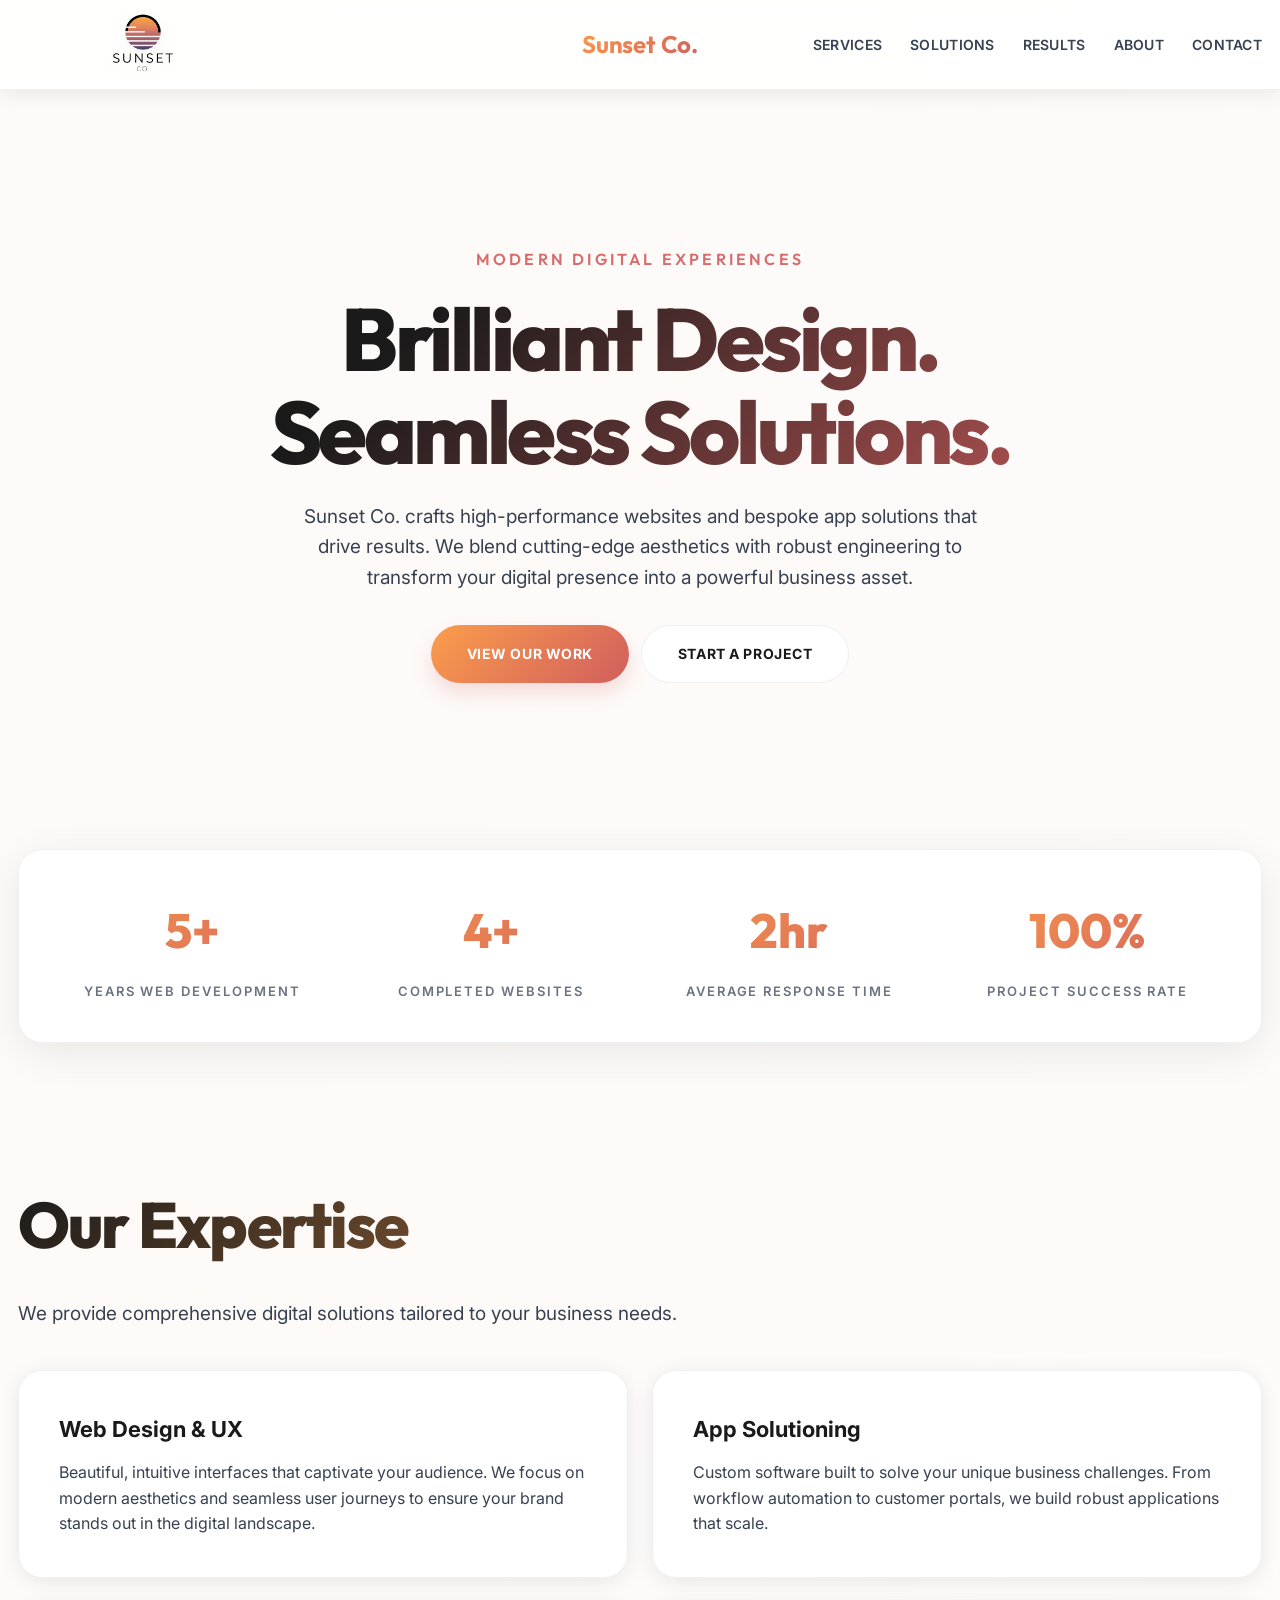
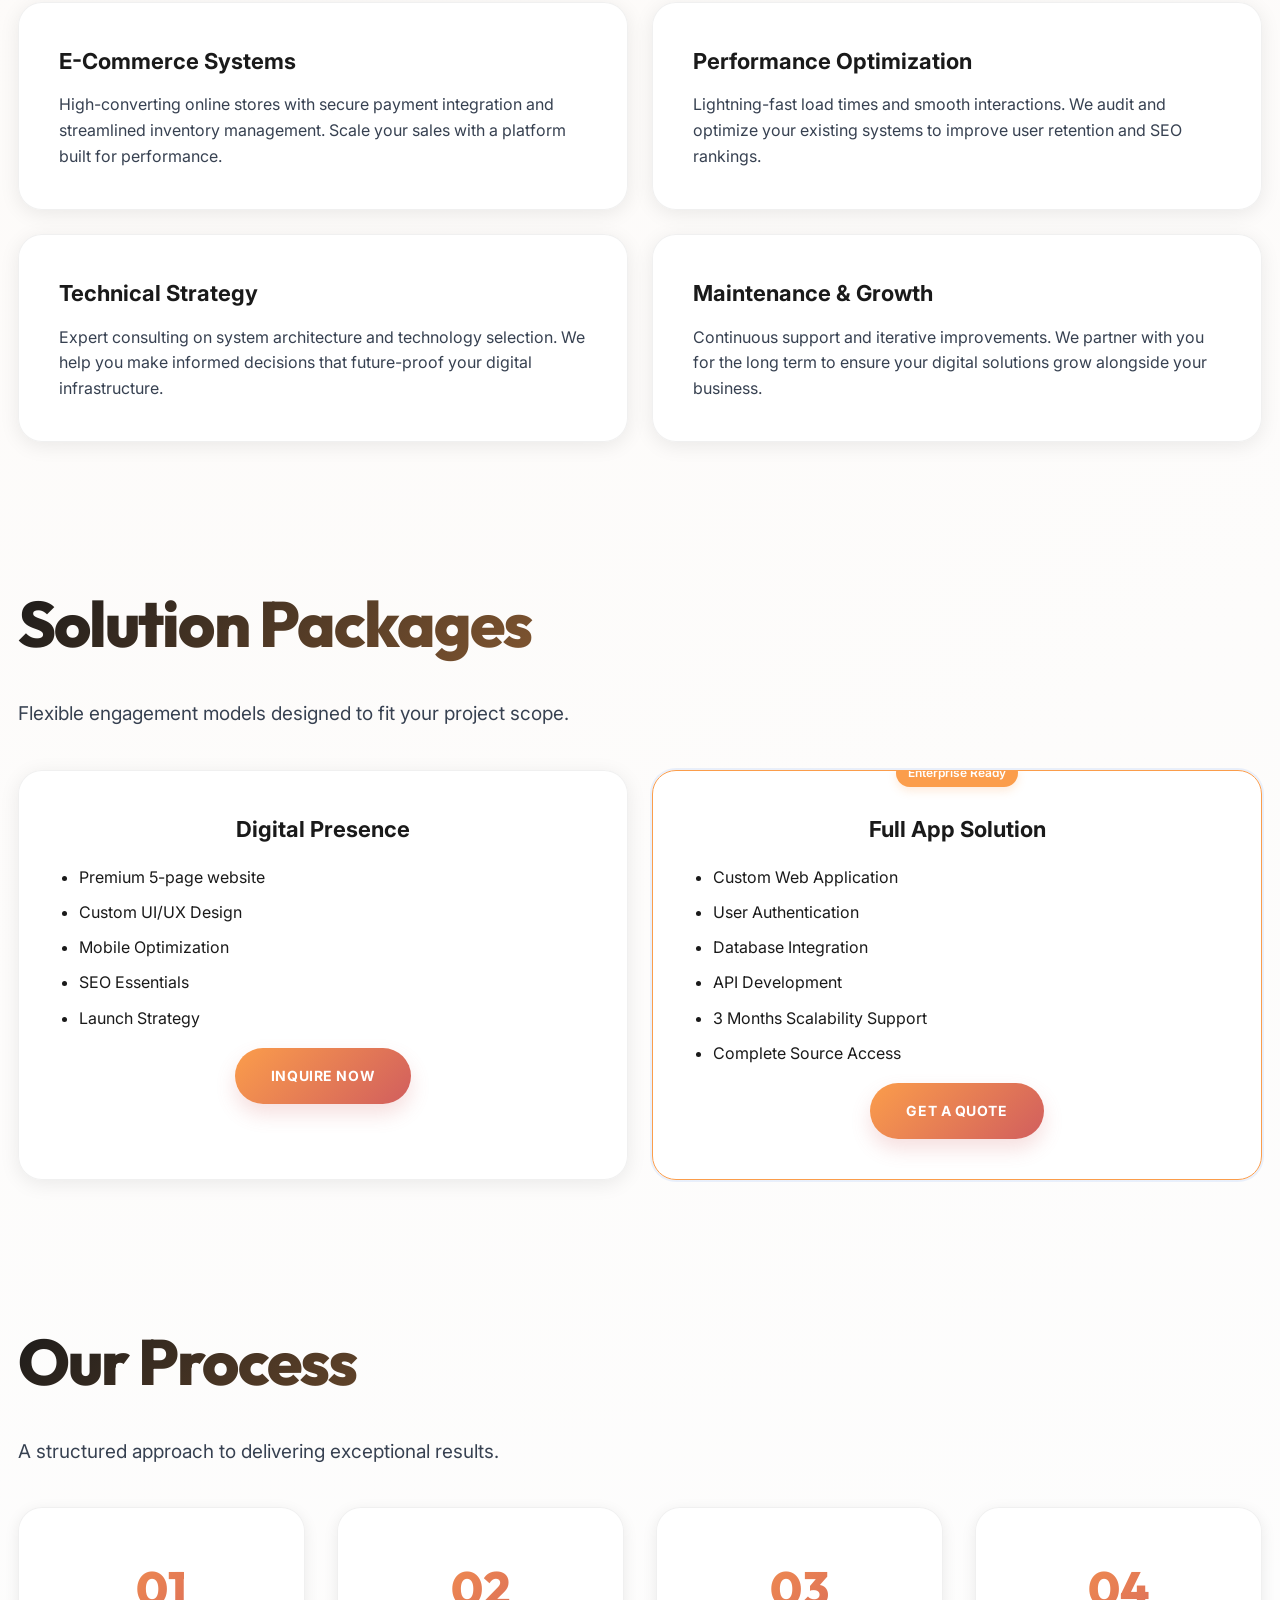
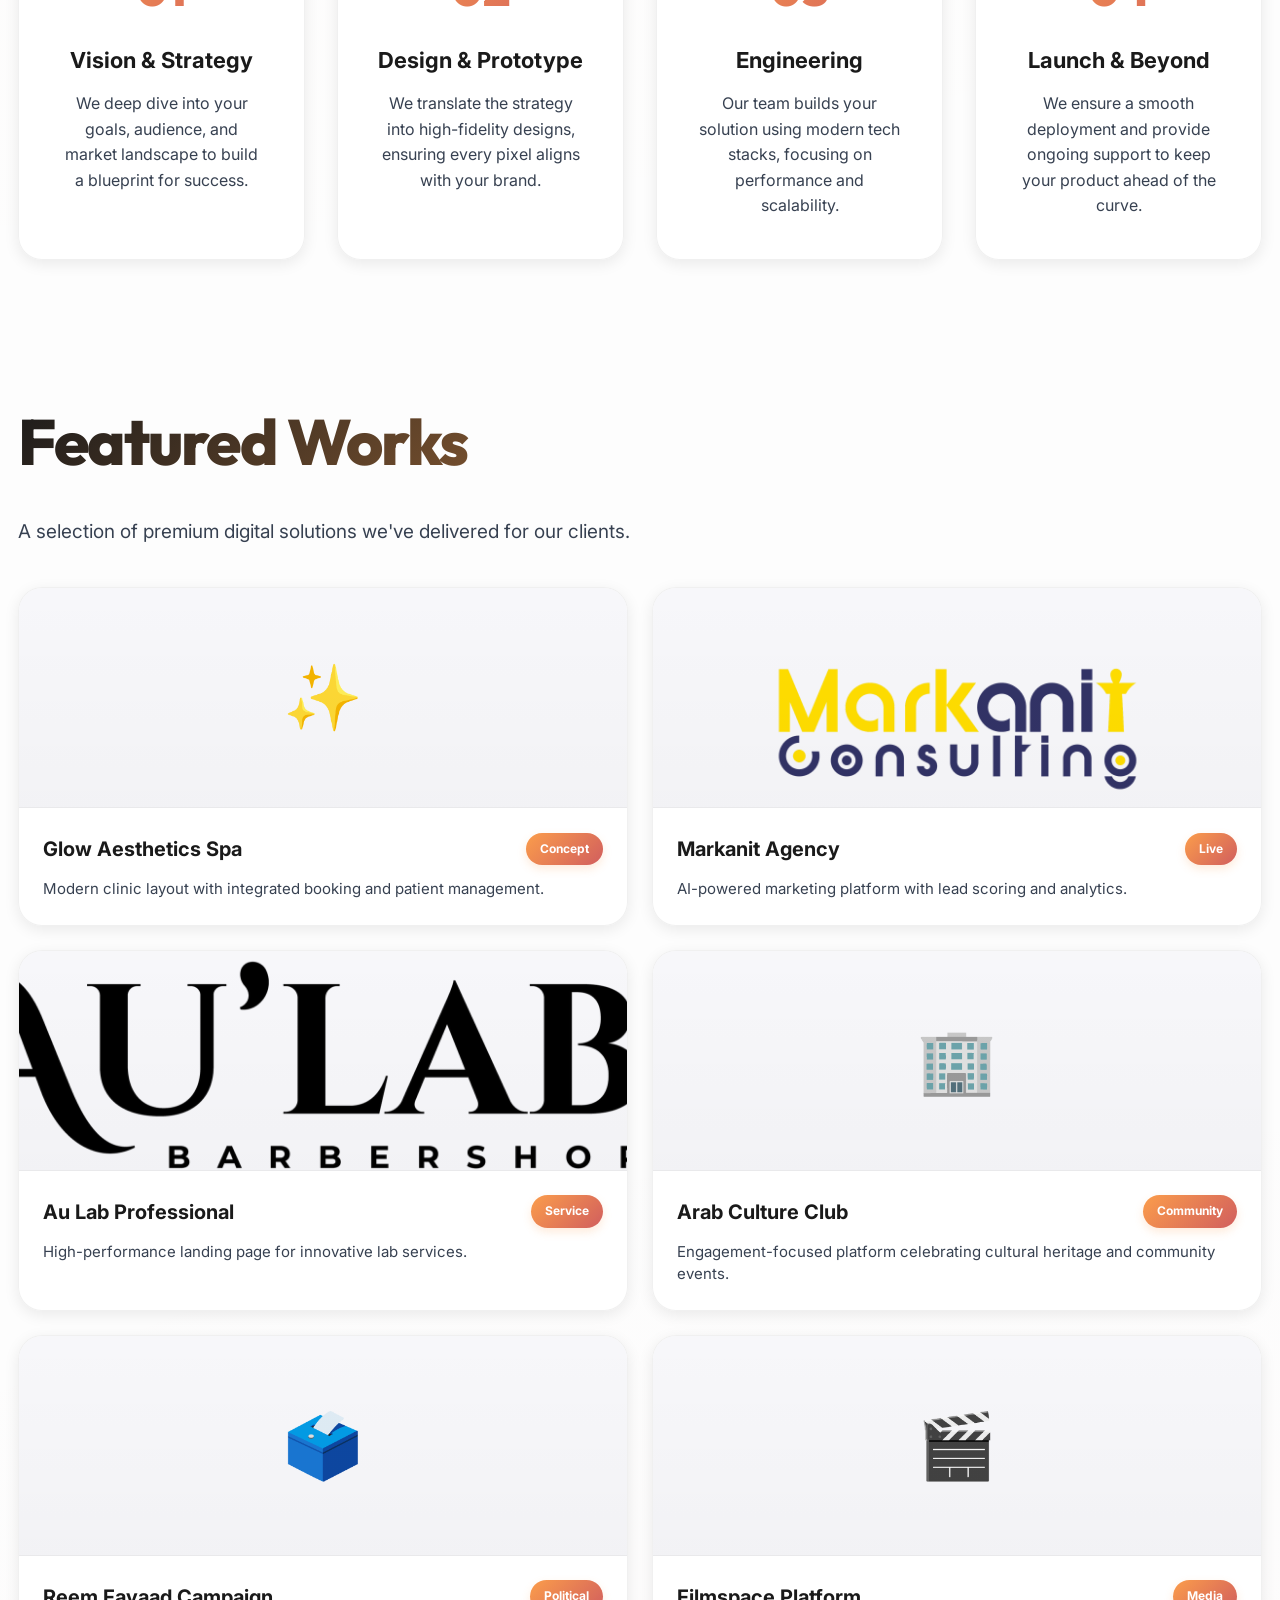
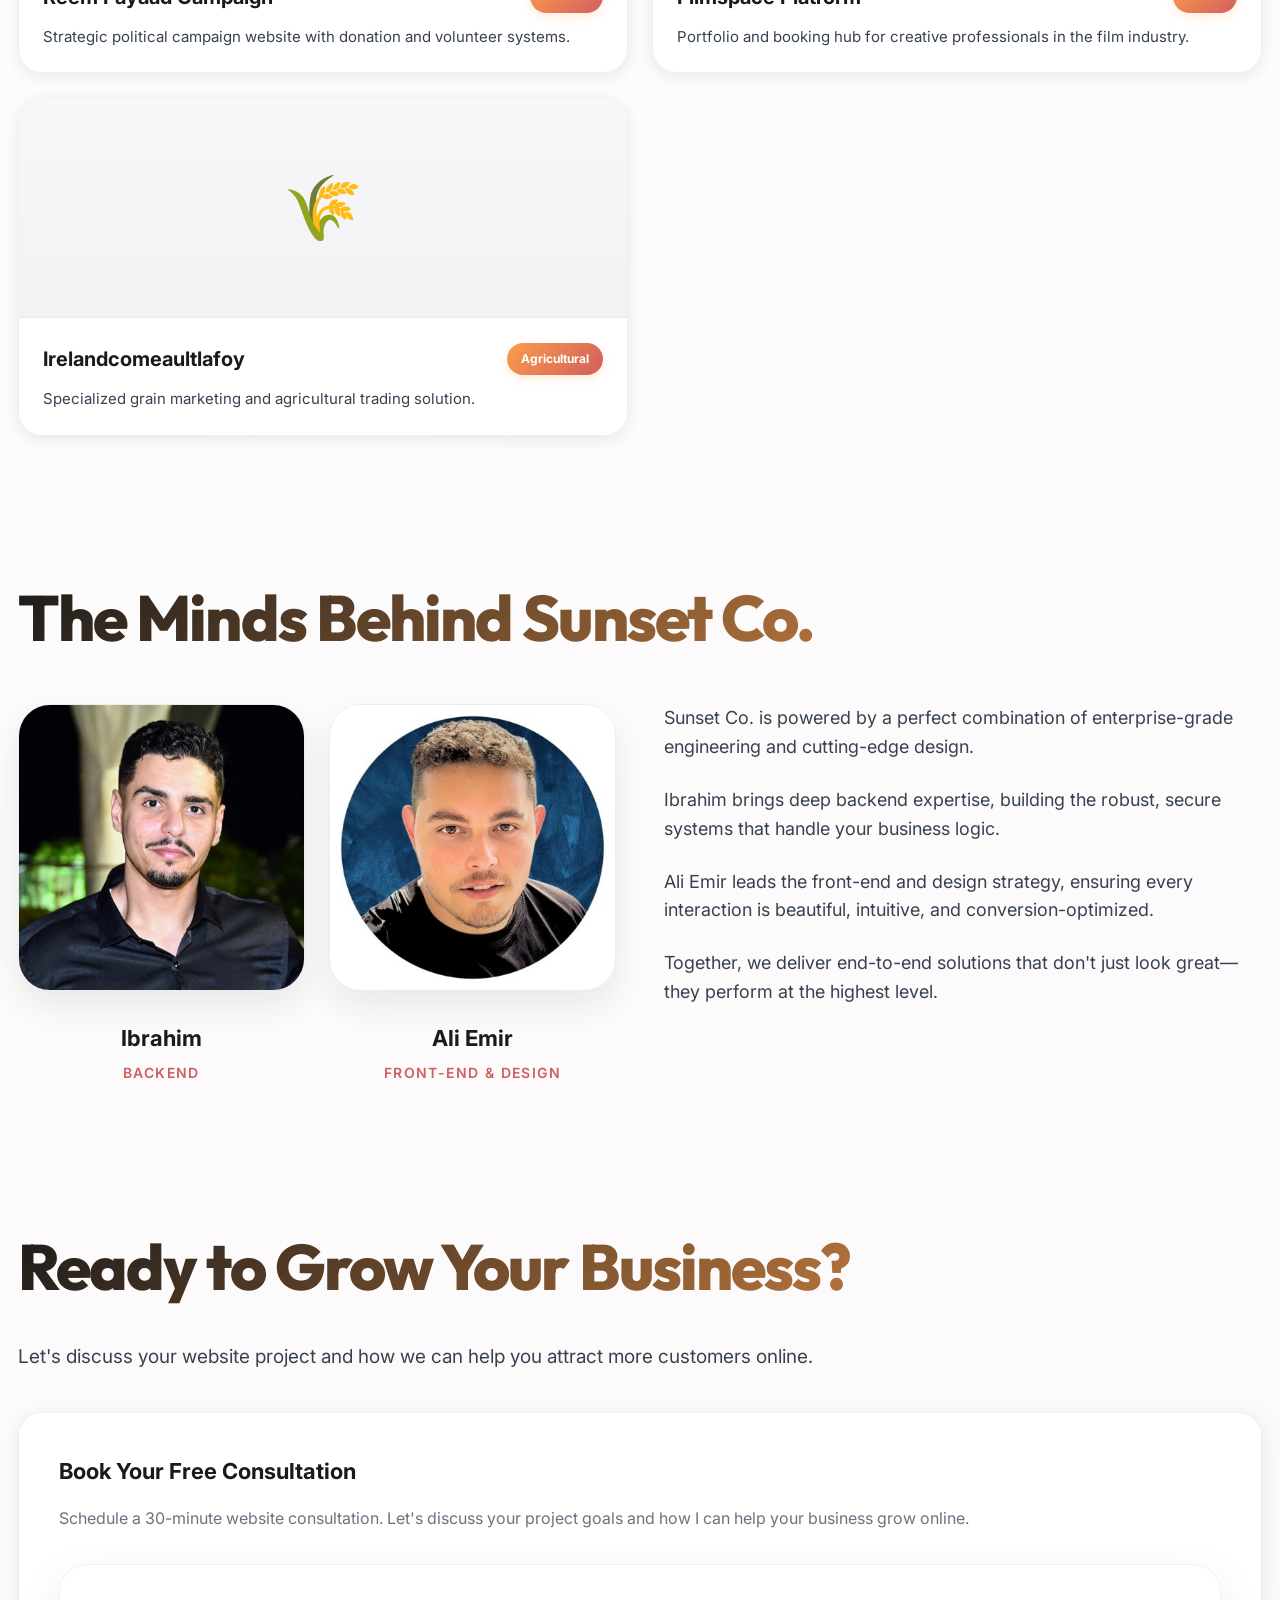
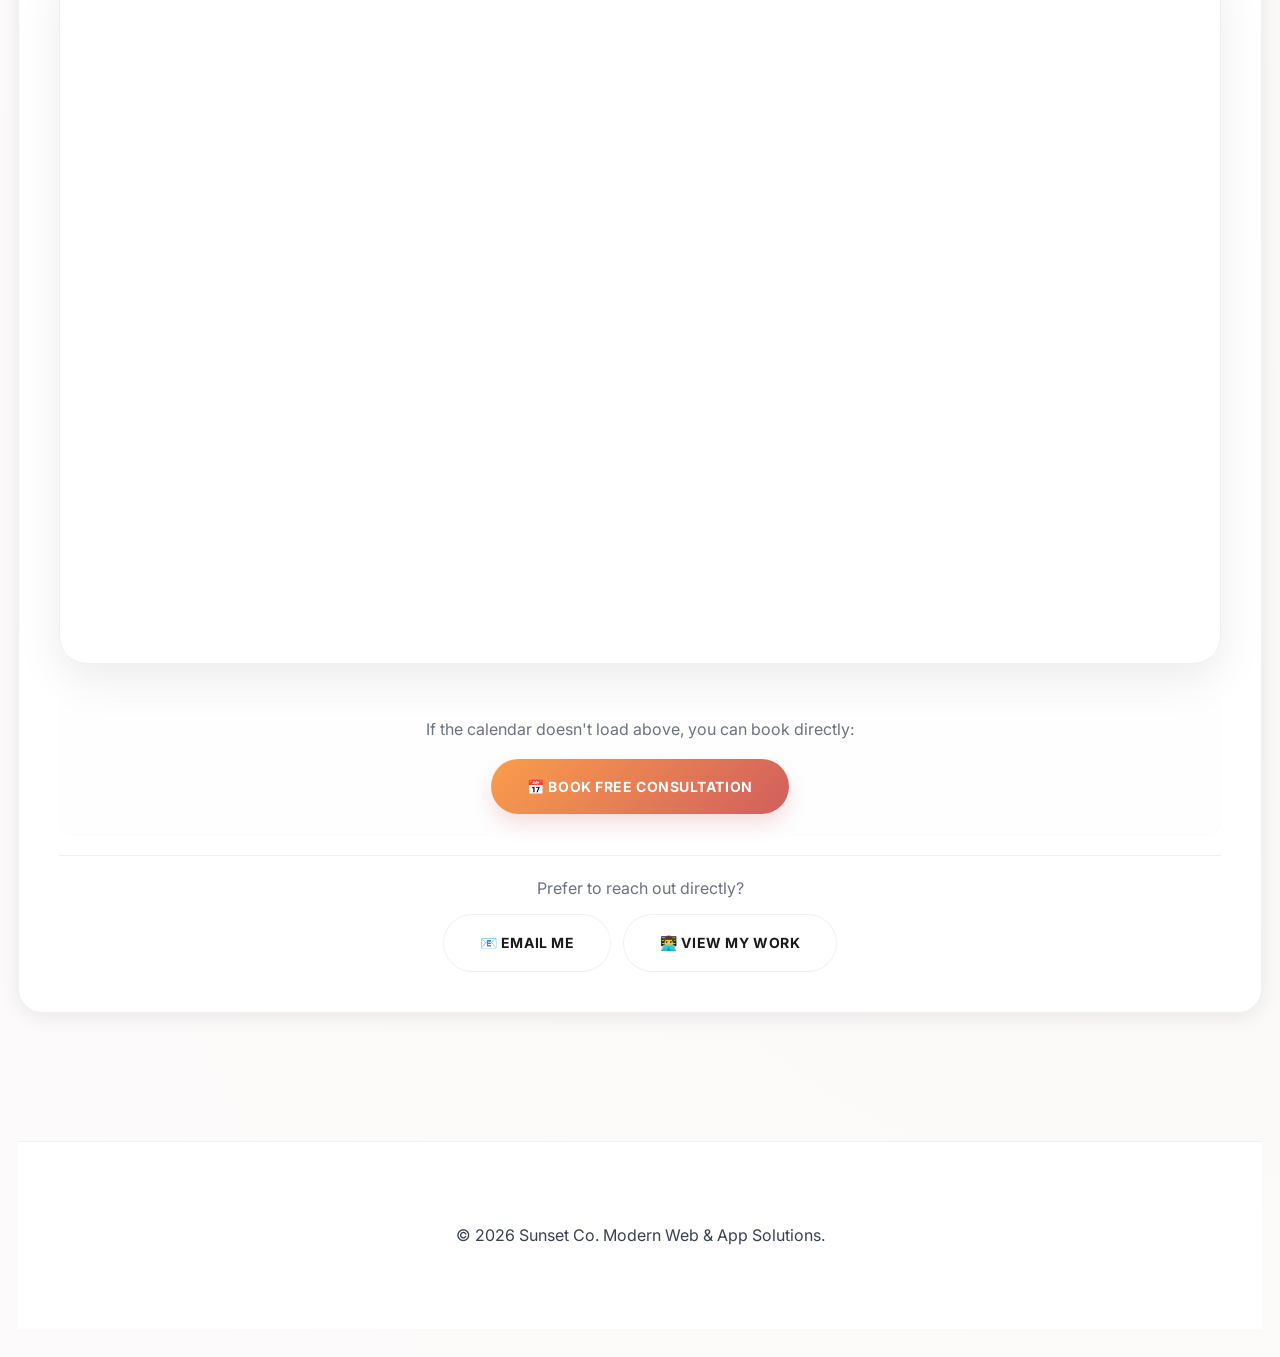
<file: index.html>
<!doctype html>
<html lang="en">

<head>
  <meta charset="utf-8" />
  <meta name="viewport" content="width=device-width, initial-scale=1" />

  <!-- Primary Meta Tags -->
  <title>Sunset Co. — High-End Web Design & App Solutions</title>
  <meta name="title" content="Sunset Co. — High-End Web Design & App Solutions" />
  <meta name="description"
    content="Premium web development and app solutioning. Sunset Co. delivers modern, high-performance digital experiences for forward-thinking businesses." />
  <meta name="keywords"
    content="web design, app solutioning, modern websites, premium software, professional development, sunset co" />
  <meta name="author" content="Sunset Co." />

  <!-- Open Graph / Facebook -->
  <meta property="og:type" content="website" />
  <meta property="og:url" content="https://ibrajber99.github.io/" />
  <meta property="og:title" content="Ibrahim Jaber — Enterprise Software Engineer for Local Businesses" />
  <meta property="og:description"
    content="AI-powered web development with enterprise experience. Intelligent websites that help local businesses grow." />
  <meta property="og:image" content="https://ibrajber99.github.io/assets/img/og-image.jpg" />

  <!-- Twitter -->
  <meta property="twitter:card" content="summary_large_image" />
  <meta property="twitter:url" content="https://ibrajber99.github.io/" />
  <meta property="twitter:title" content="Ibrahim Jaber — Enterprise Software Engineer for Local Businesses" />
  <meta property="twitter:description"
    content="AI-powered web development with enterprise experience. Intelligent websites for local businesses." />
  <meta property="twitter:image" content="https://ibrajber99.github.io/assets/img/og-image.jpg" />

  <!-- Favicon -->
  <link rel="icon" type="image/x-icon" href="assets/favicon.ico" />

  <!-- Google Fonts -->
  <link rel="preconnect" href="https://fonts.googleapis.com">
  <link rel="preconnect" href="https://fonts.gstatic.com" crossorigin>
  <link
    href="https://fonts.googleapis.com/css2?family=Inter:wght@300;400;500;600;700;800&family=Outfit:wght@400;500;600;700;800&display=swap"
    rel="stylesheet">

  <!-- Styles -->
  <link rel="stylesheet" href="assets/styles.css" />

  <!-- Structured Data -->
  <script type="application/ld+json">
  {
    "@context": "https://schema.org",
    "@type": "Person",
    "name": "Ibrahim Jaber",
    "jobTitle": "Web Developer",
    "url": "https://ibrajber99.github.io",
    "sameAs": [
      "https://github.com/ibrajber99"
    ],
    "knowsAbout": ["Enterprise Software Development", "AI Integration", "Machine Learning", "Performance Optimization", "System Architecture", "Web Development", "Lead Generation", "Booking Systems"],
    "hasOccupation": {
      "@type": "Occupation",
      "name": "Web Developer",
      "occupationLocation": {
        "@type": "Country",
        "name": "United States"
      }
    },
    "offers": {
      "@type": "Offer",
      "itemOffered": {
        "@type": "Service",
        "name": "Professional Website Development",
        "description": "Custom websites with booking systems and lead capture for local businesses"
      }
    }
  }
  </script>
</head>

<body>
  <div class="nav">
    <div class="container nav-container">
      <div class="nav-left">
        <a href="index.html">
          <img src="assets/img/logo/logo-transparent.png" alt="Sunset Co. Logo" class="nav-logo">
        </a>
      </div>
      <div class="brand">Sunset Co.</div>
      <div class="navlinks nav-right">
        <a href="#services">Services</a>
        <a href="#packages">Solutions</a>
        <a href="#work">Results</a>
        <a href="#about">About</a>
        <a href="#contact">Contact</a>
      </div>
    </div>
  </div>

  <main class="container">
    <section id="hero" class="hero reveal">
      <div class="kicker">Modern Digital Experiences</div>
      <h1>Brilliant Design. <br>Seamless Solutions.</h1>
      <p class="sub">
        Sunset Co. crafts high-performance websites and bespoke app solutions that drive results. We blend cutting-edge
        aesthetics with robust engineering to transform your digital presence into a powerful business asset.
      </p>

      <div class="cta" style="justify-content: center;">
        <a class="btn primary" href="#work">View Our Work</a>
        <a class="btn secondary" href="#contact">Start a Project</a>
      </div>
    </section>

    <!-- Proof Bar -->
    <section class="proof-bar reveal">
      <div class="proof-grid">
        <div class="proof-item">
          <div class="proof-number">5+</div>
          <div class="proof-label">Years Web Development</div>
        </div>
        <div class="proof-item">
          <div class="proof-number">4+</div>
          <div class="proof-label">Completed Websites</div>
        </div>
        <div class="proof-item">
          <div class="proof-number">2hr</div>
          <div class="proof-label">Average Response Time</div>
        </div>
        <div class="proof-item">
          <div class="proof-number">100%</div>
          <div class="proof-label">Project Success Rate</div>
        </div>
      </div>
    </section>

    <section id="services" class="section reveal">
      <h2>Our Expertise</h2>
      <p class="desc">We provide comprehensive digital solutions tailored to your business needs.</p>

      <div class="grid">
        <div class="card reveal delay-1">
          <h3>Web Design & UX</h3>
          <p>Beautiful, intuitive interfaces that captivate your audience. We focus on modern aesthetics and seamless
            user journeys to ensure your brand stands out in the digital landscape.</p>
        </div>
        <div class="card reveal delay-2">
          <h3>App Solutioning</h3>
          <p>Custom software built to solve your unique business challenges. From workflow automation to customer
            portals, we build robust applications that scale.</p>
        </div>
        <div class="card reveal delay-3">
          <h3>E-Commerce Systems</h3>
          <p>High-converting online stores with secure payment integration and streamlined inventory management. Scale
            your sales with a platform built for performance.</p>
        </div>
        <div class="card reveal delay-4">
          <h3>Performance Optimization</h3>
          <p>Lightning-fast load times and smooth interactions. We audit and optimize your existing systems to improve
            user retention and SEO rankings.</p>
        </div>
        <div class="card reveal delay-5">
          <h3>Technical Strategy</h3>
          <p>Expert consulting on system architecture and technology selection. We help you make informed decisions that
            future-proof your digital infrastructure.</p>
        </div>
        <div class="card reveal delay-6">
          <h3>Maintenance & Growth</h3>
          <p>Continuous support and iterative improvements. We partner with you for the long term to ensure your digital
            solutions grow alongside your business.</p>
        </div>
      </div>
    </section>

    <!-- Packages Section -->
    <section id="packages" class="section reveal">
      <h2>Solution Packages</h2>
      <p class="desc">Flexible engagement models designed to fit your project scope.</p>

      <div class="grid">
        <div class="card package-card reveal delay-1">
          <h3>Digital Presence</h3>
          <ul>
            <li>Premium 5-page website</li>
            <li>Custom UI/UX Design</li>
            <li>Mobile Optimization</li>
            <li>SEO Essentials</li>
            <li>Launch Strategy</li>
          </ul>
          <a class="btn primary" href="#contact">Inquire Now</a>
        </div>
        <div class="card package-card featured reveal delay-2">
          <div class="badge">Enterprise Ready</div>
          <h3>Full App Solution</h3>
          <ul>
            <li>Custom Web Application</li>
            <li>User Authentication</li>
            <li>Database Integration</li>
            <li>API Development</li>
            <li>3 Months Scalability Support</li>
            <li>Complete Source Access</li>
          </ul>
          <a class="btn primary" href="#contact">Get a Quote</a>
        </div>
      </div>
    </section>

    <!-- Process Section -->
    <section id="process" class="section reveal">
      <h2>Our Process</h2>
      <p class="desc">A structured approach to delivering exceptional results.</p>

      <div class="process-grid">
        <div class="process-step reveal delay-1">
          <div class="step-number">01</div>
          <h4>Vision & Strategy</h4>
          <p>We deep dive into your goals, audience, and market landscape to build a blueprint for success.</p>
        </div>
        <div class="process-step reveal delay-2">
          <div class="step-number">02</div>
          <h4>Design & Prototype</h4>
          <p>We translate the strategy into high-fidelity designs, ensuring every pixel aligns with your brand.</p>
        </div>
        <div class="process-step reveal delay-3">
          <div class="step-number">03</div>
          <h4>Engineering</h4>
          <p>Our team builds your solution using modern tech stacks, focusing on performance and scalability.</p>
        </div>
        <div class="process-step reveal delay-4">
          <div class="step-number">04</div>
          <h4>Launch & Beyond</h4>
          <p>We ensure a smooth deployment and provide ongoing support to keep your product ahead of the curve.</p>
        </div>
      </div>
    </section>

    <section id="work" class="section reveal">
      <h2>Featured Works</h2>
      <p class="desc">A selection of premium digital solutions we've delivered for our clients.</p>

      <div class="work">
        <a class="workItem reveal delay-1" href="case-studies/med-spa-concept.html">
          <div class="thumb">✨</div>
          <div class="workBody">
            <div class="workTitle">
              <strong>Glow Aesthetics Spa</strong>
              <div class="badge">Concept</div>
            </div>
            <div class="meta">Modern clinic layout with integrated booking and patient management.</div>
          </div>
        </a>

        <a class="workItem reveal delay-2" href="case-studies/marketing-agency.html">
          <div class="thumb">
            <img src="assets/img/marketing-agency/logo.webp" alt="Markanit Marketing Agency Logo">
          </div>
          <div class="workBody">
            <div class="workTitle">
              <strong>Markanit Agency</strong>
              <div class="badge">Live</div>
            </div>
            <div class="meta">AI-powered marketing platform with lead scoring and analytics.</div>
          </div>
        </a>

        <a class="workItem reveal delay-3" href="case-studies/barbershop.html">
          <div class="thumb">
            <img src="assets/img/barbershop/logo.webp" alt="Au Lab Logo">
          </div>
          <div class="workBody">
            <div class="workTitle">
              <strong>Au Lab Professional</strong>
              <div class="badge">Service</div>
            </div>
            <div class="meta">High-performance landing page for innovative lab services.</div>
          </div>
        </a>

        <!-- New Projects -->
        <a class="workItem reveal delay-4" href="#">
          <div class="thumb">🏢</div>
          <div class="workBody">
            <div class="workTitle">
              <strong>Arab Culture Club</strong>
              <div class="badge">Community</div>
            </div>
            <div class="meta">Engagement-focused platform celebrating cultural heritage and community events.</div>
          </div>
        </a>

        <a class="workItem reveal delay-1" href="#">
          <div class="thumb">🗳️</div>
          <div class="workBody">
            <div class="workTitle">
              <strong>Reem Fayaad Campaign</strong>
              <div class="badge">Political</div>
            </div>
            <div class="meta">Strategic political campaign website with donation and volunteer systems.</div>
          </div>
        </a>

        <a class="workItem reveal delay-2" href="#">
          <div class="thumb">🎬</div>
          <div class="workBody">
            <div class="workTitle">
              <strong>Filmspace Platform</strong>
              <div class="badge">Media</div>
            </div>
            <div class="meta">Portfolio and booking hub for creative professionals in the film industry.</div>
          </div>
        </a>

        <a class="workItem reveal delay-3" href="#">
          <div class="thumb">🌾</div>
          <div class="workBody">
            <div class="workTitle">
              <strong>Irelandcomeaultlafoy</strong>
              <div class="badge">Agricultural</div>
            </div>
            <div class="meta">Specialized grain marketing and agricultural trading solution.</div>
          </div>
        </a>
      </div>
    </section>

    <section id="about" class="section reveal">
      <h2>The Minds Behind Sunset Co.</h2>
      <div class="about-content">
        <div class="team-grid">
          <div class="team-member">
            <img src="assets/img/Headshots/Ibrahim-Jaber-headshot.jpg" alt="Ibrahim - Backend Guru" class="headshot">
            <div class="member-info">
              <div class="member-name">Ibrahim</div>
              <div class="member-role">Backend</div>
            </div>
          </div>
          <div class="team-member">
            <img src="assets/img/Headshots/Ali-Emir-headshot.jpg" alt="Ali Emir - Front-end/Design Guru"
              class="headshot">
            <div class="member-info">
              <div class="member-name">Ali Emir</div>
              <div class="member-role">Front-end & Design</div>
            </div>
          </div>
        </div>
        <div class="about-text">
          <p class="desc">
            Sunset Co. is powered by a perfect combination of enterprise-grade engineering and cutting-edge design.
          </p>
          <p class="desc">
            Ibrahim brings deep backend expertise, building the robust, secure systems that handle your business logic.
          </p>
          <p class="desc">
            Ali Emir leads the front-end and design strategy, ensuring every interaction is beautiful, intuitive, and
            conversion-optimized.
          </p>
          <p class="desc">
            Together, we deliver end-to-end solutions that don't just look great—they perform at
            the highest level.
          </p>
        </div>
      </div>
    </section>

    <section id="contact" class="section reveal">
      <h2>Ready to Grow Your Business?</h2>
      <p class="desc">Let's discuss your website project and how we can help you attract more customers online.</p>

      <div class="grid">
        <div class="card" style="grid-column:span 12;">
          <h3 style="margin-bottom: 16px;">Book Your Free Consultation</h3>
          <p style="margin-bottom: 20px; color: var(--muted);">Schedule a 30-minute website consultation. Let's discuss
            your project goals and how I can help your business grow online.</p>

          <!-- Calendly inline widget begin -->
          <div class="calendly-inline-widget"
            data-url="https://calendly.com/jber595/free-30-min-website-audit-and-consultation"
            style="min-width:320px;height:700px;"></div>
          <script type="text/javascript" src="https://assets.calendly.com/assets/external/widget.js" async></script>
          <!-- Calendly inline widget end -->

          <!-- Fallback for Calendly loading issues -->
          <div
            style="text-align: center; margin: 20px 0; padding: 20px; background: rgba(229,231,235,0.05); border-radius: 12px; border: 1px solid rgba(229,231,235,0.1);">
            <p style="color: var(--muted); margin-bottom: 16px;">If the calendar doesn't load above, you can book
              directly:</p>
            <a class="btn primary" href="https://calendly.com/jber595/free-30-min-website-audit-and-consultation"
              target="_blank" rel="noopener">📅 Book Free Consultation</a>
          </div>

          <div style="margin-top: 20px; text-align: center; padding-top: 20px; border-top: 1px solid var(--line);">
            <p style="color: var(--muted); margin-bottom: 12px;">Prefer to reach out directly?</p>
            <div style="display: flex; gap: 12px; flex-wrap: wrap; justify-content: center;">
              <a class="btn secondary" href="mailto:Jber595@gmail.com?subject=Website%20Project%20Inquiry">📧 Email
                Me</a>
              <a class="btn secondary" href="https://github.com/ibrajber99" target="_blank" rel="noopener">👨‍💻 View My
                Work</a>
            </div>
          </div>
        </div>
      </div>
    </section>

    <div class="footer">
      © <span id="y"></span> Sunset Co. Modern Web & App Solutions.
    </div>
  </main>

  <script src="assets/main.js"></script>
  <script>
    document.getElementById("y").textContent = new Date().getFullYear();
  </script>
</body>

</html>
</file>
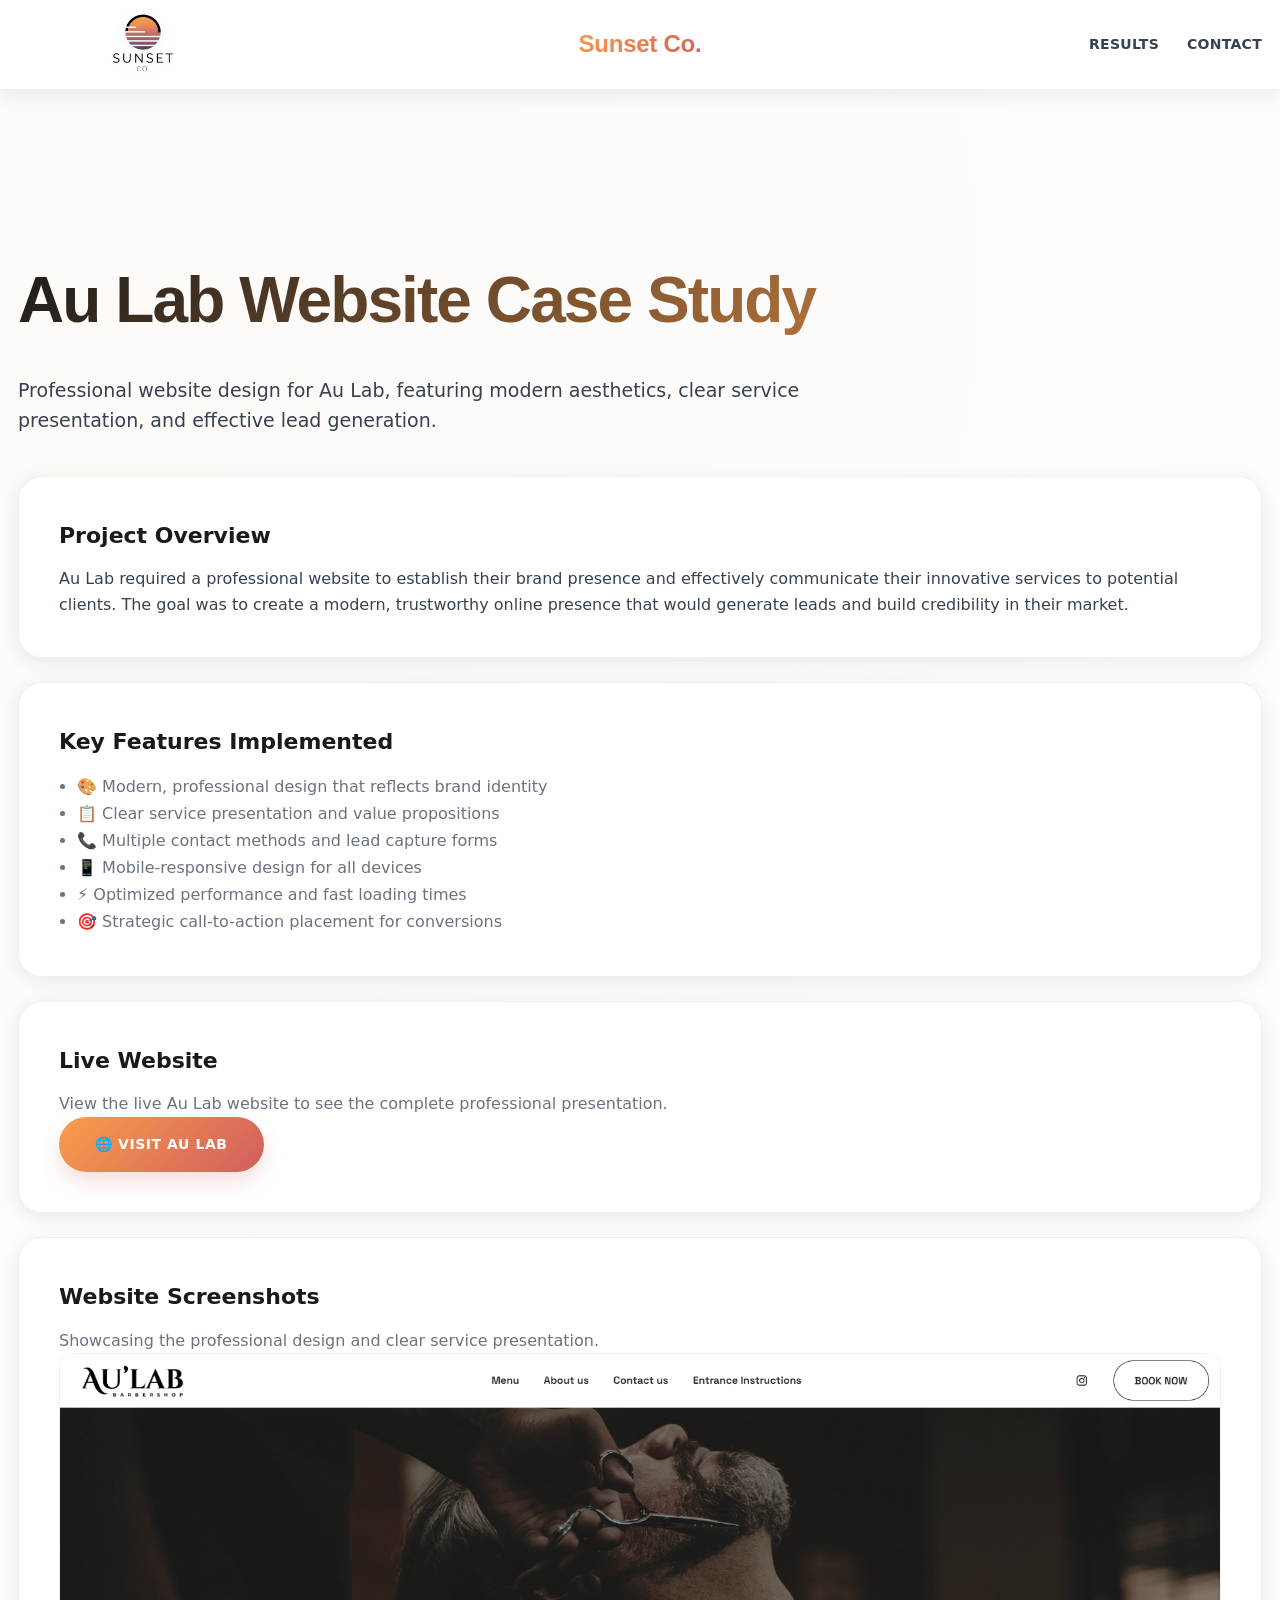
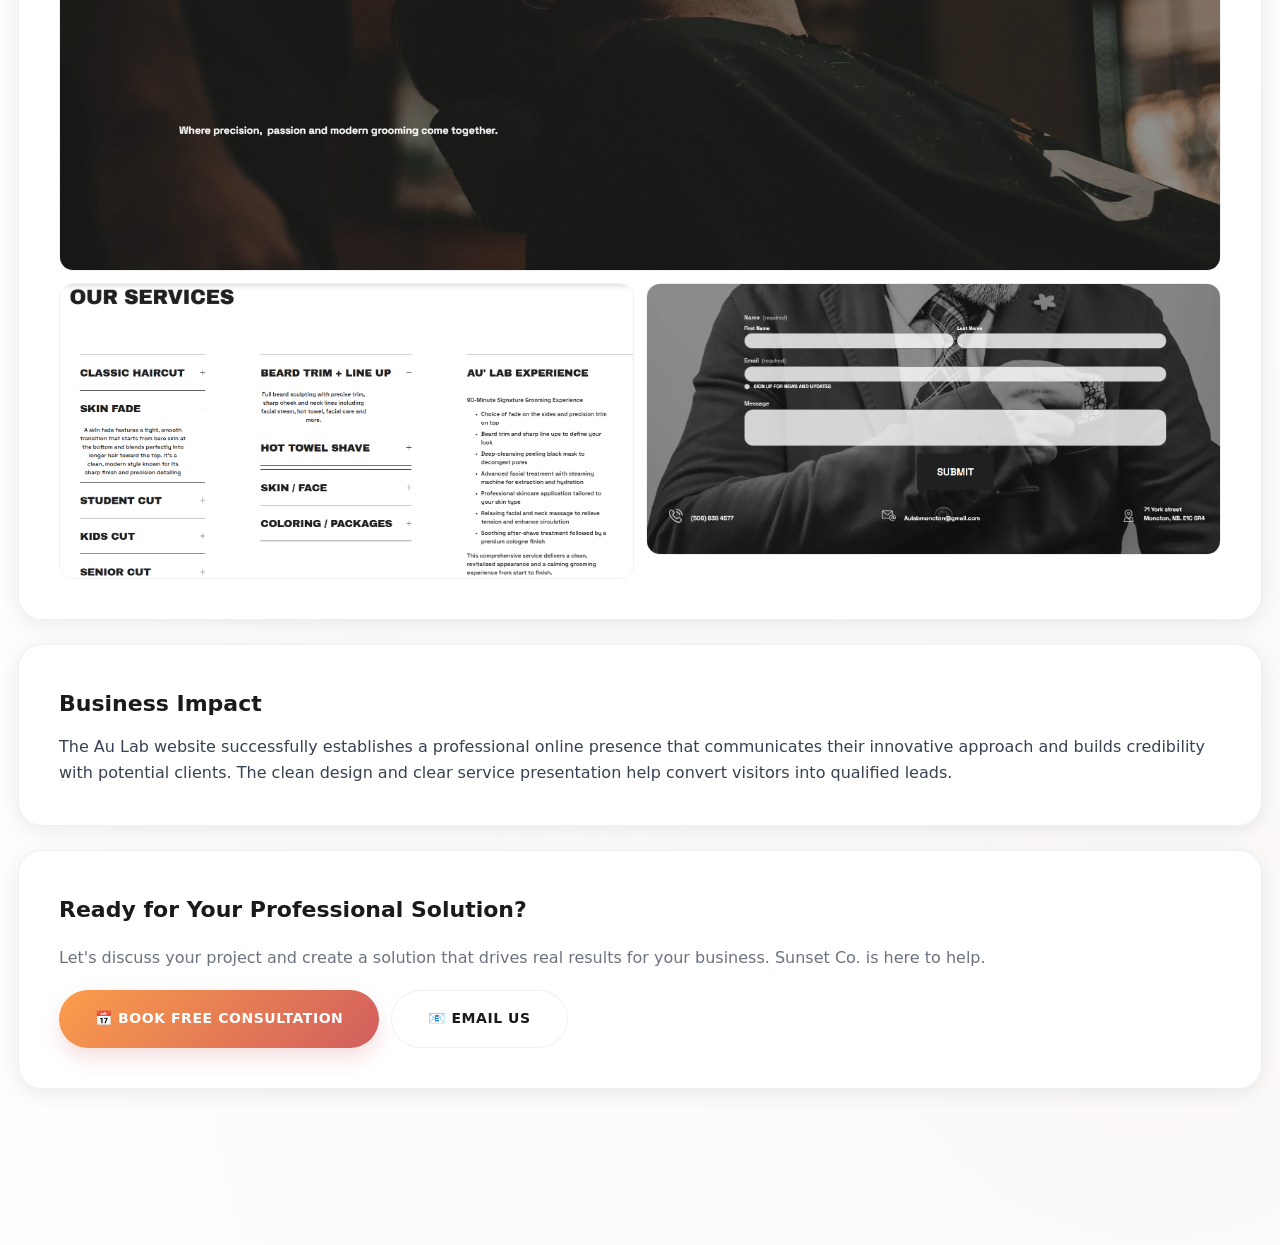
<file: case-studies/barbershop.html>
<!doctype html>
<html lang="en">

<head>
  <meta charset="utf-8" />
  <meta name="viewport" content="width=device-width, initial-scale=1" />
  <title>Au Lab Professional Site — Sunset Co. Case Study</title>
  <meta name="description"
    content="Professional website for Au Lab featuring modern design, service showcase, and lead generation. See how I created a compelling online presence for this innovative business." />
  <meta name="keywords"
    content="au lab website, professional services website, modern web design, lead generation, business website case study" />
  <link rel="stylesheet" href="../assets/styles.css" />
</head>

<body>
  <div class="nav">
    <div class="container nav-container">
      <div class="nav-left">
        <a href="../index.html">
          <img src="../assets/img/logo/logo-transparent.png" alt="Sunset Co. Logo" class="nav-logo">
        </a>
      </div>
      <div class="brand">Sunset Co.</div>
      <div class="navlinks nav-right">
        <a href="../index.html#work">Results</a>
        <a href="../index.html#contact">Contact</a>
      </div>
    </div>
  </div>

  <main class="container">
    <section class="section">
      <h2>Au Lab Website Case Study</h2>
      <p class="desc">Professional website design for Au Lab, featuring modern aesthetics, clear service presentation,
        and effective lead generation.</p>

      <div class="grid">
        <div class="card" style="grid-column:span 12;">
          <h3 style="margin-top:0;">Project Overview</h3>
          <p>Au Lab required a professional website to establish their brand presence and effectively communicate their
            innovative services to potential clients. The goal was to create a modern, trustworthy online presence that
            would generate leads and build credibility in their market.</p>
        </div>

        <div class="card" style="grid-column:span 12;">
          <h3 style="margin-top:0;">Key Features Implemented</h3>
          <ul style="color:var(--muted);margin:0;padding-left:18px;">
            <li>🎨 Modern, professional design that reflects brand identity</li>
            <li>📋 Clear service presentation and value propositions</li>
            <li>📞 Multiple contact methods and lead capture forms</li>
            <li>📱 Mobile-responsive design for all devices</li>
            <li>⚡ Optimized performance and fast loading times</li>
            <li>🎯 Strategic call-to-action placement for conversions</li>
          </ul>
        </div>

        <div class="card" style="grid-column:span 12;">
          <h3 style="margin-top:0;">Live Website</h3>
          <p style="color:var(--muted);margin-top:0;">View the live Au Lab website to see the complete professional
            presentation.</p>
          <a class="btn primary" href="https://aulab.net" target="_blank" rel="noopener">🌐 Visit Au Lab</a>
        </div>

        <div class="card" style="grid-column:span 12;">
          <h3 style="margin-top:0;">Website Screenshots</h3>
          <p style="color:var(--muted);margin-top:0;">Showcasing the professional design and clear service presentation.
          </p>
          <div style="display:grid;grid-template-columns:repeat(12,1fr);gap:12px;">
            <img src="../assets/img/barbershop/home-page.png" alt="Au Lab home page showcasing professional services"
              style="width:100%;border-radius:14px;border:1px solid var(--line);grid-column:span 12;">
            <img src="../assets/img/barbershop/services.png" alt="Au Lab services section with detailed offerings"
              style="width:100%;border-radius:14px;border:1px solid var(--line);grid-column:span 6;">
            <img src="../assets/img/barbershop/contact-us.png" alt="Au Lab contact section with lead generation"
              style="width:100%;border-radius:14px;border:1px solid var(--line);grid-column:span 6;">
          </div>
        </div>

        <div class="card" style="grid-column:span 12;">
          <h3 style="margin-top:0;">Business Impact</h3>
          <p>The Au Lab website successfully establishes a professional online presence that communicates their
            innovative approach and builds credibility with potential clients. The clean design and clear service
            presentation help convert visitors into qualified leads.</p>
        </div>

        <div class="card" style="grid-column:span 12;">
          <h3 style="margin-bottom: 16px;">Ready for Your Professional Solution?</h3>
          <p style="margin-bottom: 20px; color: var(--muted);">Let's discuss your project and create a solution that
            drives real results for your business. Sunset Co. is here to help.</p>
          <div style="display: flex; gap: 12px; flex-wrap: wrap;">
            <a class="btn primary" href="#contact">📅 Book Free Consultation</a>
            <a class="btn secondary" href="mailto:contact@sunsetco.com">📧 Email Us</a>
          </div>
        </div>
      </div>
    </section>
  </main>
</body>

</html>
</file>
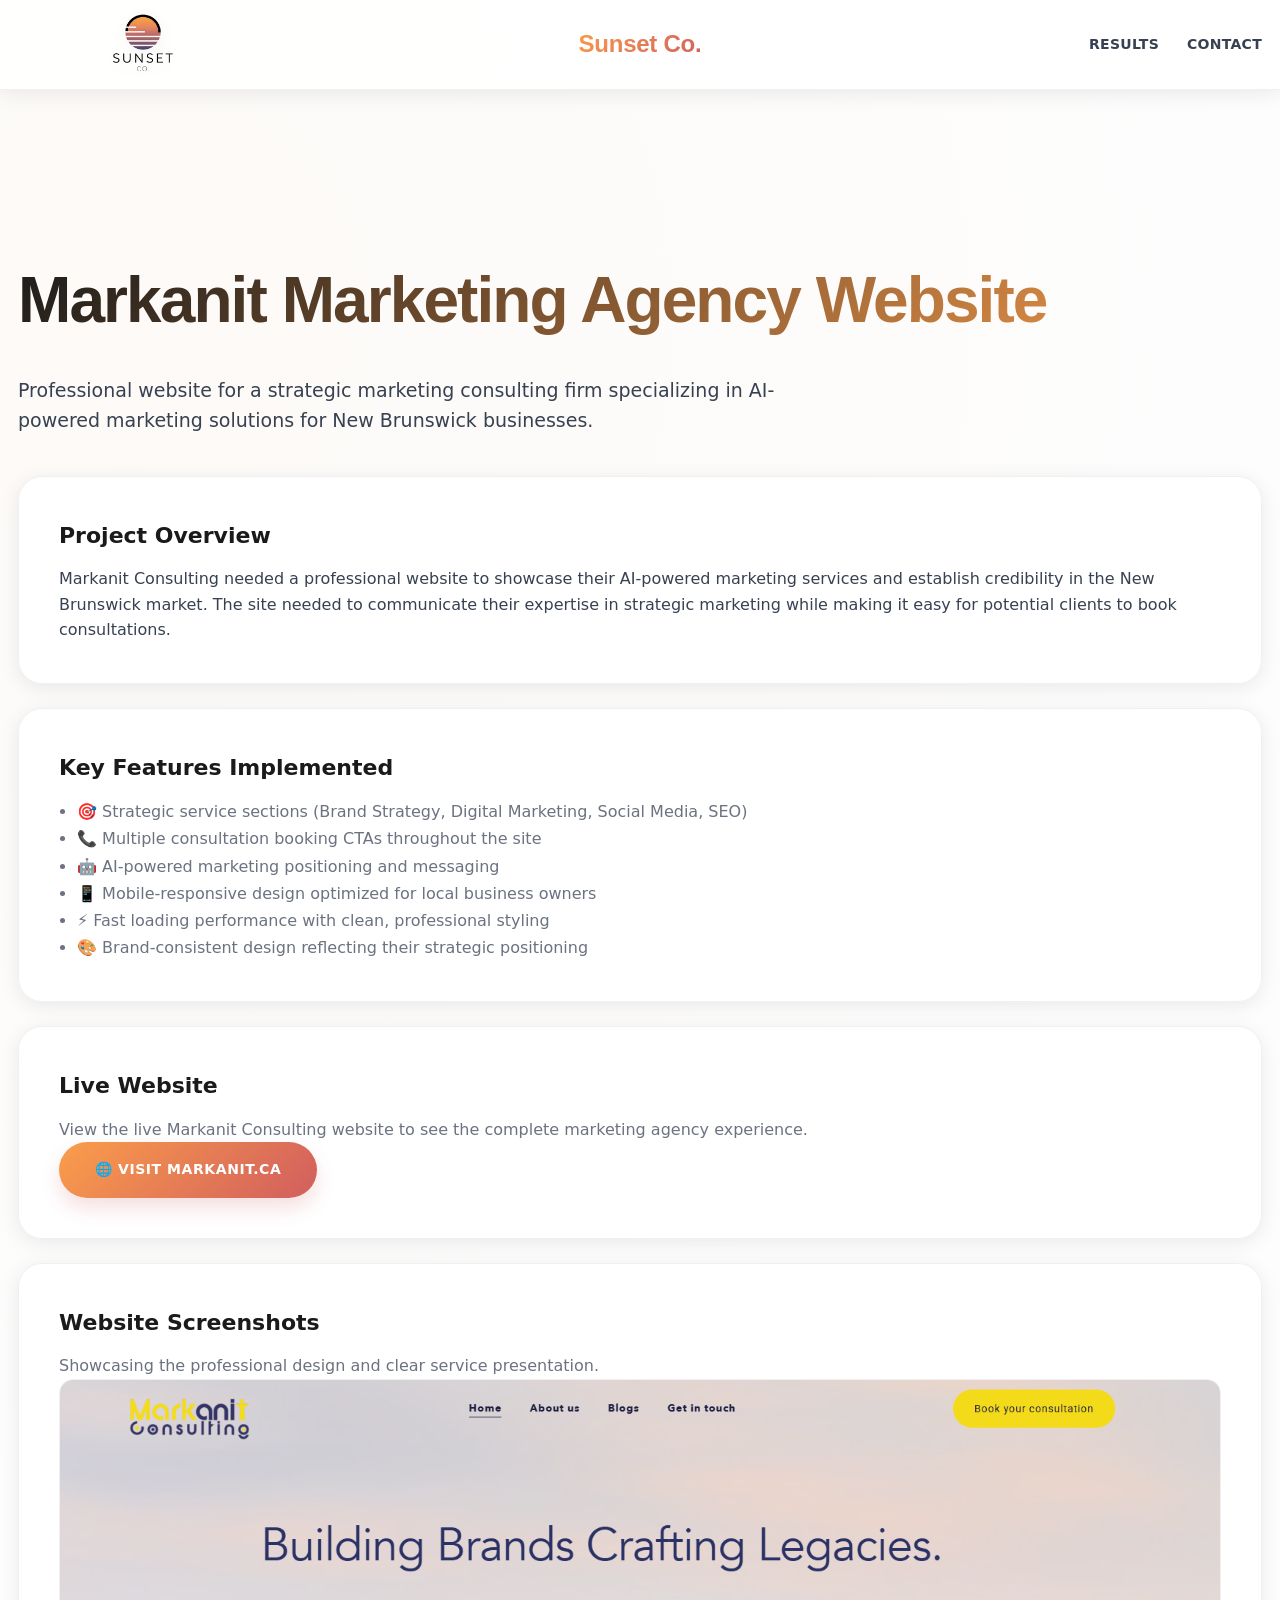
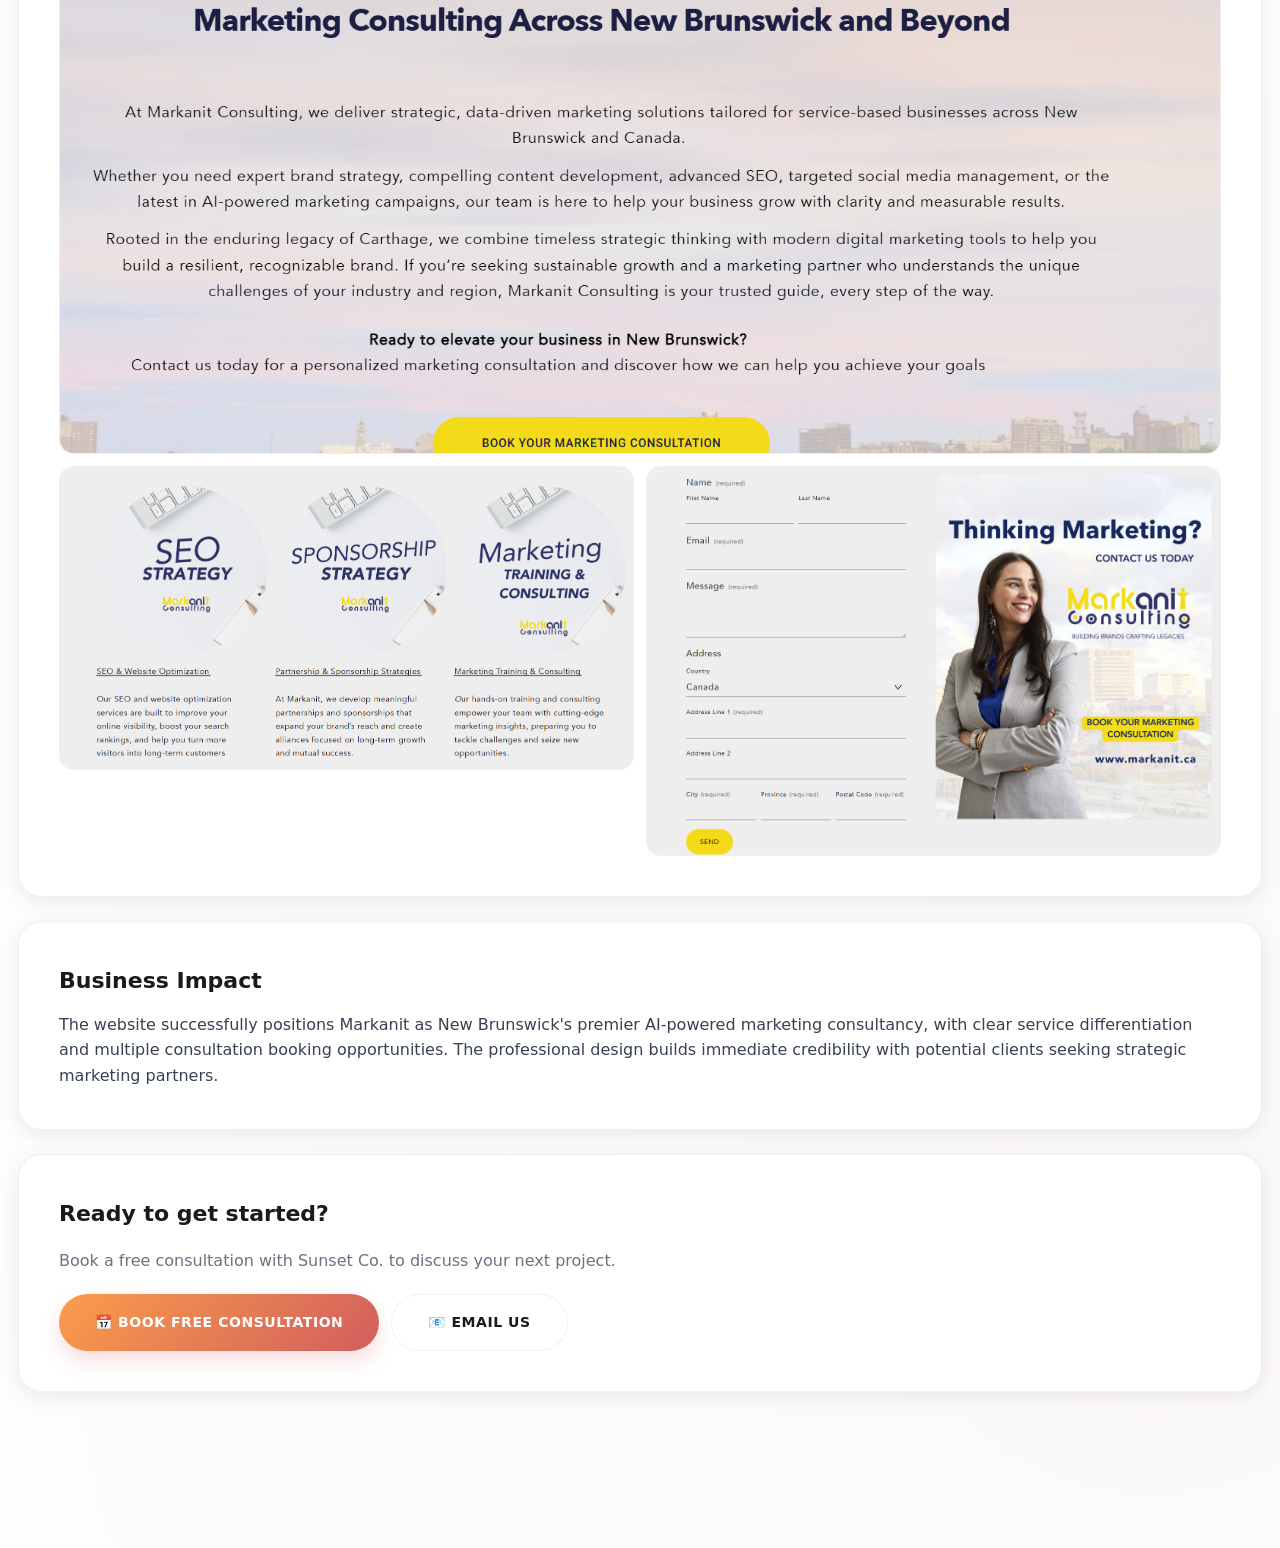
<file: case-studies/marketing-agency.html>
<!doctype html>
<html lang="en">

<head>
  <meta charset="utf-8" />
  <meta name="viewport" content="width=device-width, initial-scale=1" />
  <title>Marketing Agency Platform — Sunset Co. Case Study</title>
  <meta name="description"
    content="Professional marketing agency website for Markanit Consulting featuring AI-powered marketing services, clean design, and strong lead generation." />
  <meta name="keywords"
    content="marketing agency website, AI marketing, strategic marketing, New Brunswick marketing, web design case study" />
  <link rel="stylesheet" href="../assets/styles.css" />
</head>

<body>
  <div class="nav">
    <div class="container nav-container">
      <div class="nav-left">
        <a href="../index.html">
          <img src="../assets/img/logo/logo-transparent.png" alt="Sunset Co. Logo" class="nav-logo">
        </a>
      </div>
      <div class="brand">Sunset Co.</div>
      <div class="navlinks nav-right">
        <a href="../index.html#work">Results</a>
        <a href="../index.html#contact">Contact</a>
      </div>
    </div>
  </div>

  <main class="container">
    <section class="section">
      <h2>Markanit Marketing Agency Website</h2>
      <p class="desc">Professional website for a strategic marketing consulting firm specializing in AI-powered
        marketing solutions for New Brunswick businesses.</p>

      <div class="grid">
        <div class="card" style="grid-column:span 12;">
          <h3 style="margin-top:0;">Project Overview</h3>
          <p>Markanit Consulting needed a professional website to showcase their AI-powered marketing services and
            establish credibility in the New Brunswick market. The site needed to communicate their expertise in
            strategic marketing while making it easy for potential clients to book consultations.</p>
        </div>

        <div class="card" style="grid-column:span 12;">
          <h3 style="margin-top:0;">Key Features Implemented</h3>
          <ul style="color:var(--muted);margin:0;padding-left:18px;">
            <li>🎯 Strategic service sections (Brand Strategy, Digital Marketing, Social Media, SEO)</li>
            <li>📞 Multiple consultation booking CTAs throughout the site</li>
            <li>🤖 AI-powered marketing positioning and messaging</li>
            <li>📱 Mobile-responsive design optimized for local business owners</li>
            <li>⚡ Fast loading performance with clean, professional styling</li>
            <li>🎨 Brand-consistent design reflecting their strategic positioning</li>
          </ul>
        </div>

        <div class="card" style="grid-column:span 12;">
          <h3 style="margin-top:0;">Live Website</h3>
          <p style="color:var(--muted);margin-top:0;">View the live Markanit Consulting website to see the complete
            marketing agency experience.</p>
          <a class="btn primary" href="https://www.markanit.ca/" target="_blank" rel="noopener">🌐 Visit Markanit.ca</a>
        </div>

        <div class="card" style="grid-column:span 12;">
          <h3 style="margin-top:0;">Website Screenshots</h3>
          <p style="color:var(--muted);margin-top:0;">Showcasing the professional design and clear service presentation.
          </p>
          <div style="display:grid;grid-template-columns:repeat(12,1fr);gap:12px;">
            <img src="../assets/img/marketing-agency/home-page.png"
              alt="Markanit home page showcasing AI-powered marketing services"
              style="width:100%;border-radius:14px;border:1px solid var(--line);grid-column:span 12;">
            <img src="../assets/img/marketing-agency/services.png"
              alt="Markanit services section with strategic marketing offerings"
              style="width:100%;border-radius:14px;border:1px solid var(--line);grid-column:span 6;">
            <img src="../assets/img/marketing-agency/contact-us.png"
              alt="Markanit contact section with consultation booking"
              style="width:100%;border-radius:14px;border:1px solid var(--line);grid-column:span 6;">
          </div>
        </div>

        <div class="card" style="grid-column:span 12;">
          <h3 style="margin-top:0;">Business Impact</h3>
          <p>The website successfully positions Markanit as New Brunswick's premier AI-powered marketing consultancy,
            with clear service differentiation and multiple consultation booking opportunities. The professional design
            builds immediate credibility with potential clients seeking strategic marketing partners.</p>
        </div>

        <div class="card" style="grid-column:span 12;">
          <h3 style="margin-bottom: 16px;">Ready to get started?</h3>
          <p style="margin-bottom: 20px; color: var(--muted);">Book a free consultation with Sunset Co. to discuss your
            next project.</p>
          <div style="display: flex; gap: 12px; flex-wrap: wrap;">
            <a class="btn primary" href="#contact">📅 Book Free Consultation</a>
            <a class="btn secondary" href="mailto:contact@sunsetco.com">📧 Email Us</a>
          </div>
        </div>
      </div>
    </section>
  </main>
</body>

</html>
</file>
<file: assets/styles.css>
:root {
  /* Sunset Co. Modern Design System - Professional Light Theme */
  --sunset-orange: #FB9D4B;
  --sunset-rose: #D15E5E;
  --sunset-purple: #4D4E7B;
  --sunset-dark: #2D2E4A;

  --bg: #fdfdfd;
  /* Soft off-white */
  --card: rgba(255, 255, 255, 0.9);
  /* Glass translucent on light */
  --card-alt: rgba(240, 240, 245, 0.5);
  --text: #1a1a1a;
  /* Deep charcoal */
  --text-secondary: #374151;
  /* Slate gray */
  --muted: #6b7280;
  /* Soft gray */
  --line: rgba(0, 0, 0, 0.06);
  --accent: var(--sunset-orange);
  --accent-gradient: linear-gradient(135deg, var(--sunset-orange) 0%, var(--sunset-rose) 100%);
  --shadow: rgba(0, 0, 0, 0.08);
  --shadow-heavy: rgba(0, 0, 0, 0.12);
  --glow: rgba(251, 157, 75, 0.1);

  /* Premium spacing */
  --space-xs: 0.5rem;
  --space-sm: 0.75rem;
  --space-md: 1rem;
  --space-lg: 1.5rem;
  --space-xl: 2rem;
  --space-2xl: 3rem;

  /* Luxury radii */
  --radius-sm: 6px;
  --radius-md: 12px;
  --radius-lg: 16px;
  --radius-xl: 24px;
}

* {
  box-sizing: border-box
}

html,
body {
  margin: 0;
  padding: 0
}

body {
  font-family: 'Inter', ui-sans-serif, system-ui, -apple-system, Segoe UI, Roboto, Arial, sans-serif;
  font-weight: 400;
  font-size: 16px;
  line-height: 1.7;
  background: var(--bg);
  background-image:
    radial-gradient(circle at 10% 10%, rgba(251, 157, 75, 0.03) 0%, transparent 40%),
    radial-gradient(circle at 90% 90%, rgba(209, 94, 94, 0.03) 0%, transparent 40%);
  color: var(--text);
  -webkit-font-smoothing: antialiased;
  -moz-osx-font-smoothing: grayscale;
  min-height: 100vh;
}

html {
  scroll-behavior: smooth
}

a {
  color: inherit;
  text-decoration: none
}

a:hover {
  opacity: .8
}

.btn:focus-visible,
a:focus-visible {
  outline: 2px solid var(--accent);
  outline-offset: 2px;
}

.container {
  max-width: 1400px;
  margin: 0 auto;
  padding: 28px 18px
}

.nav {
  position: sticky;
  top: 0;
  backdrop-filter: blur(20px);
  background: rgba(255, 255, 255, 0.85);
  border-bottom: 1px solid var(--line);
  box-shadow: 0 4px 20px var(--shadow);
  z-index: 10;
  transition: all 0.4s cubic-bezier(0.4, 0, 0.2, 1);
  height: 90px;
  display: flex;
  align-items: center;
}

.nav-container {
  display: flex;
  align-items: center;
  justify-content: space-between;
  width: 100%;
  position: relative;
}

.nav-left {
  flex: 1;
  display: flex;
  justify-content: flex-start;
}

.nav-right {
  flex: 1;
  display: flex;
  justify-content: flex-end;
}

.brand {
  font-family: 'Outfit', sans-serif;
  font-weight: 700;
  font-size: 24px;
  letter-spacing: -0.01em;
  background: var(--accent-gradient);
  -webkit-background-clip: text;
  -webkit-text-fill-color: transparent;
  background-clip: text;
  position: absolute;
  left: 50%;
  transform: translateX(-50%);
  white-space: nowrap;
}

.nav-logo {
  width: 250px;
  height: auto;
  max-height: 140px;
  /* Pop out slightly without affecting nav height */
  object-fit: contain;
  filter: drop-shadow(0 4px 8px rgba(0, 0, 0, 0.05));
  transition: transform 0.3s ease;
  display: block;
}

.nav-logo:hover {
  transform: scale(1.05);
}

.navlinks {
  display: flex;
  gap: 28px;
  flex-wrap: wrap
}

.navlinks a {
  color: var(--text-secondary);
  font-weight: 600;
  font-size: 14px;
  letter-spacing: 0.02em;
  text-transform: uppercase;
  transition: all 0.3s ease;
  position: relative;
}

.navlinks a::after {
  content: '';
  position: absolute;
  bottom: -4px;
  left: 0;
  width: 0;
  height: 2.5px;
  background: var(--accent-gradient);
  border-radius: 4px;
  transition: width 0.3s ease;
}

.navlinks a:hover {
  color: var(--text)
}

.navlinks a:hover::after {
  width: 100%
}

.navlinks a.active {
  color: var(--text);
  font-weight: 700
}

.navlinks a.active::after {
  width: 100%
}

.hero {
  padding: 8rem 0 6rem;
  text-align: center
}

.kicker {
  color: var(--sunset-rose);
  font-family: 'Outfit', sans-serif;
  font-weight: 600;
  font-size: 16px;
  letter-spacing: 0.2em;
  text-transform: uppercase;
  margin-bottom: 20px;
  opacity: 0.9;
}

h1 {
  font-family: 'Outfit', sans-serif;
  font-weight: 800;
  font-size: clamp(3.5rem, 10vw, 5.5rem);
  line-height: 1.05;
  margin: 0 0 24px;
  background: linear-gradient(135deg, var(--text) 30%, var(--sunset-rose) 100%);
  -webkit-background-clip: text;
  -webkit-text-fill-color: transparent;
  background-clip: text;
  letter-spacing: -0.04em;
}

.sub {
  max-width: 720px;
  color: var(--text-secondary);
  font-size: 19px;
  margin: 0 auto 32px;
  line-height: 1.6;
  font-weight: 400
}

/* Proof Bar */
.proof-bar {
  background: var(--card);
  border: 1px solid var(--line);
  border-radius: 24px;
  padding: 40px;
  margin: 4rem 0;
  box-shadow: 0 10px 40px var(--shadow);
}

.proof-grid {
  display: grid;
  grid-template-columns: repeat(auto-fit, minmax(160px, 1fr));
  gap: 32px;
  text-align: center
}

.proof-number {
  font-family: 'Outfit', sans-serif;
  font-size: 48px;
  font-weight: 800;
  color: var(--text);
  margin-bottom: 8px;
  background: var(--accent-gradient);
  -webkit-background-clip: text;
  -webkit-text-fill-color: transparent;
  background-clip: text;
}

.proof-label {
  color: var(--muted);
  font-size: 13px;
  text-transform: uppercase;
  letter-spacing: 0.15em;
  font-weight: 600
}

.cta {
  display: flex;
  gap: 12px;
  flex-wrap: wrap;
  margin: 18px 0 6px
}

.btn {
  display: inline-flex;
  align-items: center;
  justify-content: center;
  padding: 16px 36px;
  border-radius: 100px;
  border: 1.5px solid var(--line);
  background: var(--bg);
  color: var(--text);
  font-weight: 700;
  font-size: 14px;
  letter-spacing: 0.04em;
  text-transform: uppercase;
  transition: all 0.4s cubic-bezier(0.4, 0, 0.2, 1);
  cursor: pointer;
  position: relative;
  overflow: hidden;
}

.btn:hover {
  transform: translateY(-4px);
  box-shadow: 0 12px 24px rgba(0, 0, 0, 0.1);
  border-color: var(--sunset-rose);
}

.btn.primary {
  background: var(--accent-gradient);
  color: white;
  border: none;
  box-shadow: 0 10px 20px rgba(209, 94, 94, 0.2);
}

.btn.primary:hover {
  box-shadow: 0 15px 30px rgba(251, 157, 75, 0.3);
  transform: translateY(-5px) scale(1.02);
}

.btn.secondary {
  background: var(--card);
  color: var(--text);
}

.btn.secondary:hover {
  background: var(--bg);
  border-color: var(--sunset-orange);
}

.grid {
  display: grid;
  grid-template-columns: repeat(12, 1fr);
  gap: 24px;
  margin: 32px 0
}

.card {
  grid-column: span 6;
  background: var(--card);
  backdrop-filter: blur(16px);
  border: 1px solid var(--line);
  border-radius: 24px;
  padding: 40px;
  box-shadow: 0 4px 20px var(--shadow);
  transition: all 0.4s cubic-bezier(0.4, 0, 0.2, 1);
  position: relative;
  overflow: hidden;
}

.card:hover {
  transform: translateY(-8px);
  box-shadow: 0 20px 40px var(--shadow-heavy);
  border-color: var(--sunset-orange);
}

.card h3 {
  margin: 0 0 12px;
  font-size: 22px;
  font-weight: 700;
  color: var(--text)
}

.card p {
  margin: 0;
  color: var(--text-secondary);
  line-height: 1.6;
  font-size: 16px;
}


/* Package Cards */
.package-card {
  position: relative;
  text-align: center
}

.package-card ul {
  text-align: left;
  margin: 16px 0;
  padding-left: 20px
}

.package-card li {
  margin-bottom: 8px
}

.package-card.featured {
  border-color: var(--accent);
  box-shadow: 0 0 0 2px rgba(59, 130, 246, 0.1)
}

.package-card .badge {
  position: absolute;
  top: -12px;
  left: 50%;
  transform: translateX(-50%);
  background: var(--accent);
  color: white;
  padding: 4px 12px;
  border-radius: 20px;
  font-size: 12px;
  font-weight: 600
}

/* Process Section */
.process-grid {
  display: grid;
  grid-template-columns: repeat(auto-fit, minmax(250px, 1fr));
  gap: 32px;
  margin: 40px 0
}

.process-step {
  text-align: center;
  padding: 40px;
  background: var(--card);
  border-radius: 24px;
  border: 1px solid var(--line);
  box-shadow: 0 4px 15px var(--shadow);
  transition: all 0.4s ease;
}

.process-step:hover {
  background: var(--bg);
  border-color: var(--sunset-rose);
  box-shadow: 0 12px 30px var(--shadow-heavy);
  transform: translateY(-6px);
}

.step-number {
  font-family: 'Outfit', sans-serif;
  font-size: 48px;
  font-weight: 800;
  margin-bottom: 12px;
  background: var(--accent-gradient);
  -webkit-background-clip: text;
  -webkit-text-fill-color: transparent;
  background-clip: text;
}

.process-step h4 {
  margin: 0 0 12px;
  font-size: 22px;
  font-weight: 700;
  color: var(--text)
}

.process-step p {
  margin: 0;
  color: var(--text-secondary);
  line-height: 1.6
}

.section {
  margin: 8rem 0
}

.section h2 {
  font-family: 'Outfit', sans-serif;
  font-weight: 800;
  margin: 0 0 20px;
  font-size: clamp(2.5rem, 6vw, 4rem);
  letter-spacing: -0.03em;
  background: linear-gradient(135deg, var(--text) 0%, var(--sunset-orange) 100%);
  -webkit-background-clip: text;
  -webkit-text-fill-color: transparent;
  background-clip: text;
}

.section .desc {
  color: var(--text-secondary);
  margin: 0 0 40px;
  font-size: 19px;
  line-height: 1.6;
  max-width: 800px
}

/* About section layout */
.about-content {
  display: grid;
  grid-template-columns: repeat(auto-fit, minmax(300px, 1fr));
  gap: 48px;
  align-items: start;
  margin-top: 32px
}

.team-grid {
  display: grid;
  grid-template-columns: 1fr 1fr;
  gap: 24px;
}

.team-member {
  text-align: center;
}

.headshot {
  width: 100%;
  aspect-ratio: 1;
  object-fit: cover;
  border-radius: 32px;
  border: 1px solid var(--line);
  box-shadow: 0 15px 35px var(--shadow);
  transition: all 0.4s ease;
}

.team-member:hover .headshot {
  transform: translateY(-8px);
  box-shadow: 0 20px 45px var(--shadow-heavy);
  border-color: var(--sunset-rose);
}

.member-info {
  margin-top: 20px;
}

.member-name {
  font-size: 22px;
  font-weight: 700;
  color: var(--text);
  margin-bottom: 4px;
}

.member-role {
  font-size: 14px;
  color: var(--sunset-rose);
  font-weight: 600;
  text-transform: uppercase;
  letter-spacing: 0.1em;
}

.about-text .desc {
  margin-bottom: 24px;
  font-size: 18px;
  color: var(--text-secondary);
}

.work {
  display: grid;
  grid-template-columns: repeat(12, 1fr);
  gap: 24px;
}

.workItem {
  grid-column: span 6;
  background: var(--card);
  border: 1.5px solid var(--line);
  border-radius: 24px;
  overflow: hidden;
  box-shadow: 0 4px 15px var(--shadow);
  transition: all 0.4s cubic-bezier(0.4, 0, 0.2, 1);
  text-decoration: none;
  color: inherit;
  position: relative;
}

/* Gradient border effect */
.workItem::after {
  content: '';
  position: absolute;
  top: -1px;
  left: -1px;
  right: -1px;
  bottom: -1px;
  background: linear-gradient(135deg, var(--accent) 0%, var(--accent-gold) 100%);
  border-radius: 17px;
  z-index: -1;
  opacity: 0;
  transition: opacity 0.3s ease;
}

.workItem::before {
  content: '';
  position: absolute;
  top: 0;
  left: 0;
  right: 0;
  bottom: 0;
  background: linear-gradient(135deg, rgba(229, 231, 235, 0.05) 0%, transparent 50%);
  opacity: 0;
  transition: opacity 0.3s ease;
}

.workItem:hover {
  transform: translateY(-10px);
  box-shadow: 0 25px 50px var(--shadow-heavy);
  border-color: var(--sunset-orange);
}

.workItem:hover::after {
  opacity: 0.6
}

.workItem:hover::before {
  opacity: 1
}

/* Ensure content stays above borders */
.workItem>* {
  position: relative;
  z-index: 1
}

.thumb {
  height: 220px;
  background: var(--card-alt);
  border-bottom: 1px solid var(--line);
  display: flex;
  align-items: center;
  justify-content: center;
  font-size: 64px;
  color: var(--accent);
  overflow: hidden;
  position: relative;
}

.thumb::after {
  content: '';
  position: absolute;
  top: 0;
  left: 0;
  right: 0;
  bottom: 0;
  background: linear-gradient(to bottom, transparent, rgba(0, 0, 0, 0.02));
}

.thumb img {
  width: 100%;
  height: 100%;
  object-fit: cover;
  transition: transform 0.5s cubic-bezier(0.4, 0, 0.2, 1);
}

.workItem:hover .thumb img {
  transform: scale(1.08);
}

.workBody {
  padding: 24px
}

.workTitle {
  display: flex;
  align-items: center;
  justify-content: space-between;
  gap: 10px
}

.workTitle strong {
  font-size: 20px;
  font-weight: 700;
  color: var(--text);
}

.badge {
  font-size: 12px;
  color: white;
  font-weight: 700;
  background: var(--accent-gradient);
  padding: 6px 14px;
  border-radius: 100px;
  box-shadow: 0 4px 10px rgba(251, 157, 75, 0.2);
}

.meta {
  margin-top: 12px;
  color: var(--text-secondary);
  font-size: 15px;
  line-height: 1.5
}

.footer {
  border-top: 1px solid var(--line);
  margin-top: 120px;
  padding: 80px 0;
  color: var(--text-secondary);
  font-size: 16px;
  text-align: center;
  background: var(--card);
  backdrop-filter: blur(10px);
}

code {
  background: rgba(0, 0, 0, 0.05);
  padding: 2px 6px;
  border-radius: 8px;
  border: 1px solid var(--line);
}

/* Scroll Reveal Animations */
.reveal {
  opacity: 0;
  transform: translateY(40px);
  transition: all 0.8s cubic-bezier(0.2, 0, 0.2, 1);
}

.reveal.show {
  opacity: 1;
  transform: translateY(0);
}

/* Stagger delays */
.delay-1 {
  transition-delay: 0.15s;
}

.delay-2 {
  transition-delay: 0.3s;
}

.delay-3 {
  transition-delay: 0.45s;
}

.delay-4 {
  transition-delay: 0.6s;
}

/* Respect reduced motion */
@media (prefers-reduced-motion: reduce) {
  .reveal {
    opacity: 1;
    transform: none;
    transition: none;
  }
}

/* Active nav highlighting */
.navlinks a.active {
  color: var(--accent);
  font-weight: 600;
}

/* Calendly Widget Styling */
.calendly-inline-widget {
  margin: 32px 0;
  border-radius: 28px;
  overflow: hidden;
  box-shadow: 0 15px 45px var(--shadow);
  border: 1.5px solid var(--line);
}

@media (max-width: 768px) {
  .container {
    padding: 24px 20px
  }

  .hero {
    padding: 4rem 0 3rem
  }

  .navlinks {
    display: none
  }

  /* Hide nav on mobile for cleaner look */
  .cta {
    flex-direction: column;
    gap: 16px
  }

  .btn {
    width: 100%;
    justify-content: center;
    padding: 16px 20px
  }

  .card {
    grid-column: span 12;
    padding: 20px
  }

  .workItem {
    grid-column: span 12
  }

  .section {
    margin: 4rem 0
  }

  /* Mobile responsive for premium sections */
  .proof-grid {
    grid-template-columns: repeat(2, 1fr);
    gap: 20px
  }

  .proof-bar {
    padding: 24px 20px
  }

  .process-grid {
    grid-template-columns: 1fr;
    gap: 24px
  }

  .step-number {
    font-size: 28px
  }

  /* About section mobile */
  .about-content {
    grid-template-columns: 1fr;
    text-align: center
  }

  .headshot {
    width: 150px;
    height: 150px;
    margin: 0 auto
  }

  /* Mobile Calendly widget */
  .calendly-inline-widget {
    height: 600px !important;
    min-width: 100% !important;
  }

  /* Mobile typography adjustments */
  h1 {
    font-size: clamp(2.5rem, 10vw, 3.5rem)
  }

  .kicker {
    font-size: 14px;
    margin-bottom: 12px
  }

  .sub {
    font-size: 16px;
    margin-bottom: 24px
  }
}

@media (max-width: 992px) {
  .container {
    padding: 24px 32px
  }

  .about-content {
    grid-template-columns: 1fr;
    gap: 40px;
  }

  .team-grid {
    gap: 16px;
  }
}

@media (max-width: 768px) {
  .nav-logo {
    height: 48px;
  }

  .hero {
    padding: 6rem 0 4rem
  }

  .navlinks {
    display: none
  }

  .cta {
    flex-direction: column;
    gap: 16px
  }

  .btn {
    width: 100%;
  }

  .card {
    grid-column: span 12;
    padding: 32px
  }

  .workItem {
    grid-column: span 12
  }

  .section {
    margin: 5rem 0
  }

  .team-grid {
    grid-template-columns: 1fr;
  }

  .proof-grid {
    grid-template-columns: repeat(2, 1fr);
    gap: 24px
  }

  .proof-bar {
    padding: 32px 24px
  }

  .process-grid {
    grid-template-columns: 1fr;
    gap: 24px
  }

  .step-number {
    font-size: 36px
  }

  h1 {
    font-size: clamp(2.8rem, 12vw, 4rem)
  }

  .sub {
    font-size: 17px;
  }
}
</file>
